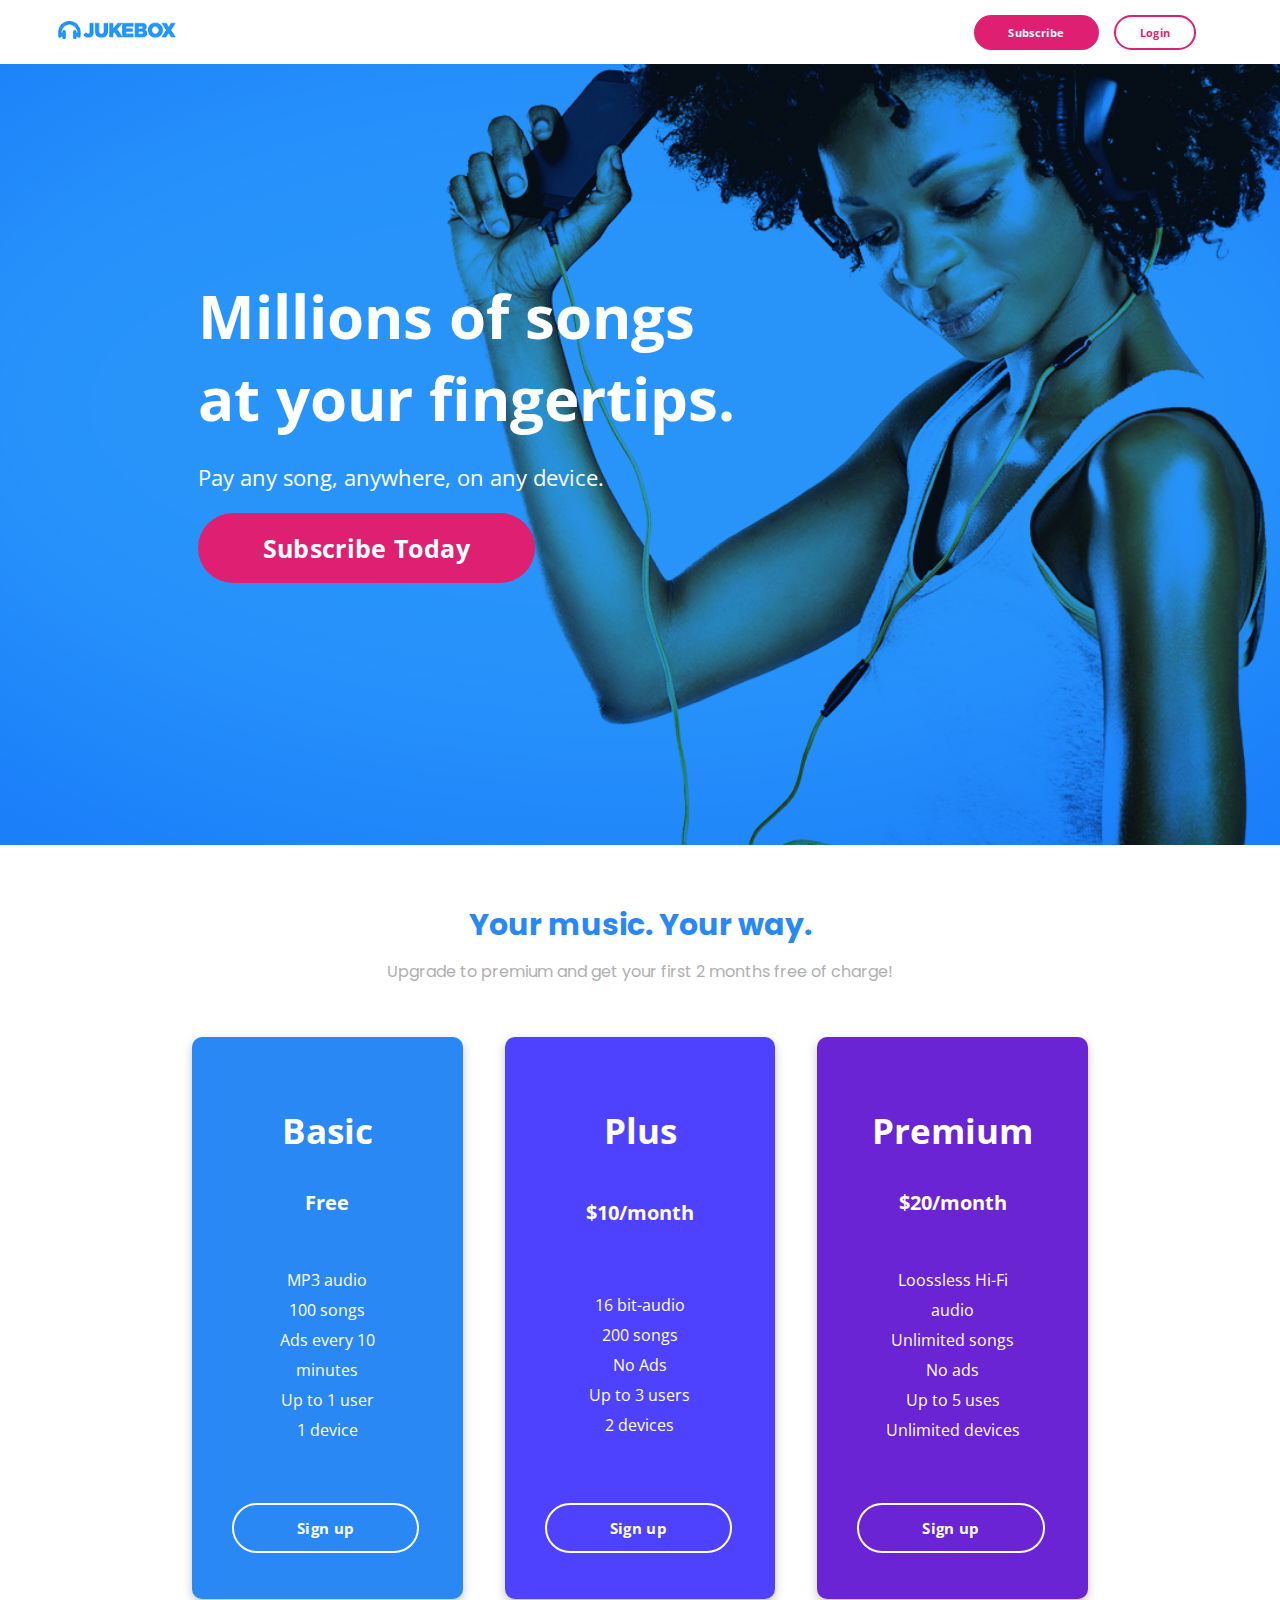
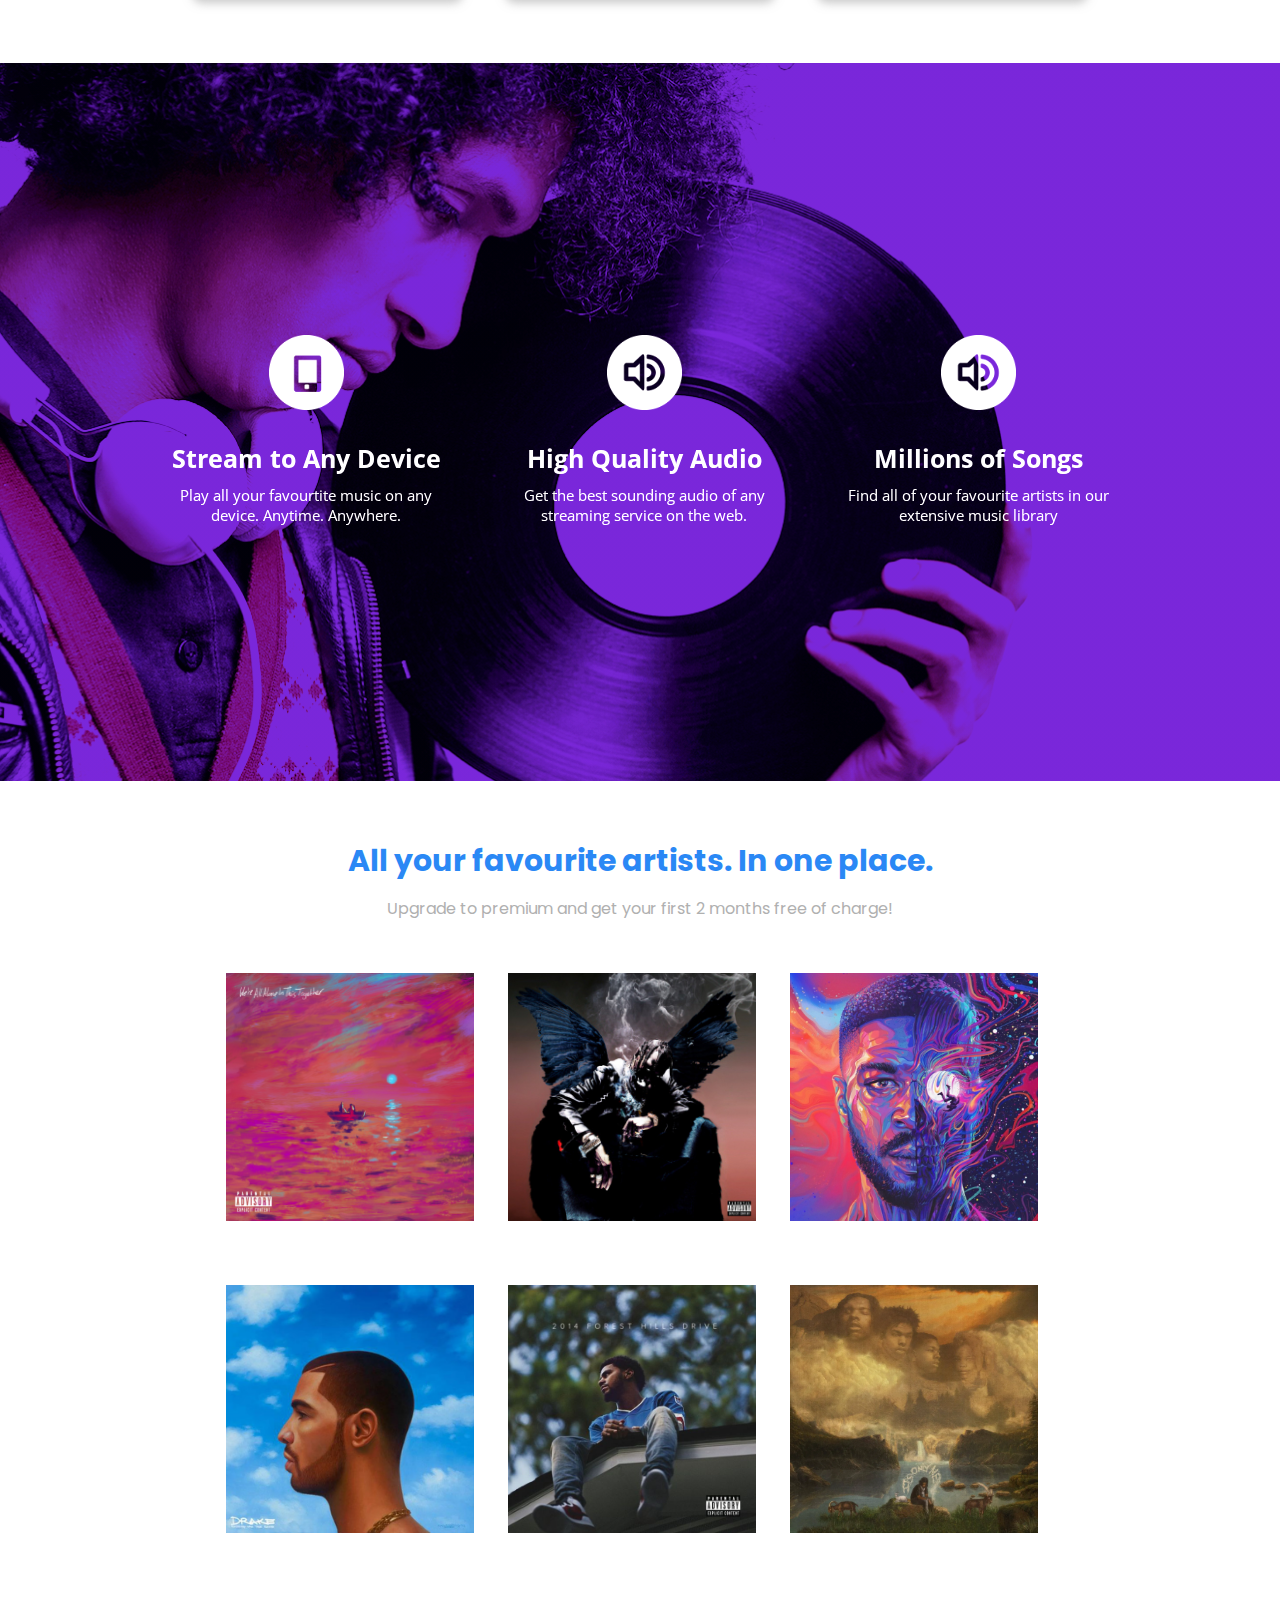
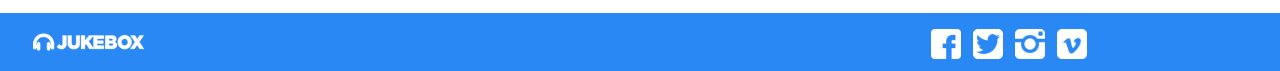
<file: index.html>
<!DOCTYPE html>
<html lang="en">
<head>
    <meta charset="UTF-8">
    <meta http-equiv="X-UA-Compatible" content="IE=edge">
    <meta name="viewport" content="width=device-width, initial-scale=1.0">
    <title>Document</title>
    <link rel="preconnect" href="https://fonts.googleapis.com">
    <link rel="preconnect" href="https://fonts.gstatic.com" crossorigin>
    <link href="https://fonts.googleapis.com/css2?family=Inter:wght@400;600;700&family=Open+Sans:ital,wght@0,400;0,600;0,700;1,600&family=Poppins:wght@400;600;700&display=swap" rel="stylesheet">
    <link rel="stylesheet" type="text/css" href="styles.css"/>
</head>
<body>
    <div class="hero_section">
        <header class="top_bar">
            <div class="header_start">
                <div>
                    <a href="login.html">
                <img src="img/jukebox-logo-blue.png" class="logo" alt="Jukebox Logo" height="18px" />
            </a>
       </div>
    </div>
            <div class="header_end">
                <ul class="header_nav">
                    <li class="btn">
                        <a href="sign_up.html" class="header_menu_item">Subscribe</a>
                    </li>
                    <li class="btn_2">
                        <a href="login.html" class="header_menu_item">Login</a>
                    </li>
                </ul>
            </div>
        </header>  
        <div class="hero_text">
            <div class="column_1">
                <h1>Millions of songs at your fingertips.</h1>
                <p>Pay any song, anywhere, on any device.</p>
                <button class="btn_3">
                    <a href="sign_up.html">Subscribe Today</a>
            </button>
            </div>
        </div>
    </div>

    <div class="content_text">
        <h2 class="title">Your music. Your way.</h2>
        <h6 class="title_2">Upgrade to premium and get your first 2 months free of charge!</h6>
    </div>

    <main class="content wrapper">
        <article class="card colour_1 has-shadow is-rounded">
        <h3 class="heading">
            Basic
        </h3>
        <h5 class="sub_heading">
            Free
        </h5>
        <ul class="card_list">
            <li>
                <a href="#">MP3 audio</a>
            </li>
            <li>
                <a href="#">100 songs</a>
            </li>
            <li>
                <a href="#">Ads every 10 minutes</a>
            </li>
            <li>
                <a href="#">Up to 1 user</a>
            </li>
            <li>
                <a href="#">1 device</a>
            </li>
            <li class="btn_card">
                <a href="sign_up.html">Sign up</a>
            </li>
        </ul>                 
    </article>

    <article class="card colour_2 has-shadow is-rounded">
        <h3 class="heading">
            Plus
        </h3>
        <h5 class="sub_heading">
            $10/month
        </h5>
        <ul class="card_list">
            <li>
                <a href="#">16 bit-audio</a>
            </li>
            <li>
                <a href="#">200 songs</a>
            </li>
            <li>
                <a href="#">No Ads</a>
            </li>
            <li>
                <a href="#">Up to 3 users</a>
            </li>
            <li>
                <a href="#">2 devices</a>
            </li>
            <li class="btn_card">
                <a href="sign_up.html">Sign up</a>
            </li>
        </ul>                 
    </article>

    <article class="card colour_3 has-shadow is-rounded">
        <h3 class="heading">
            Premium
        </h3>
        <h5 class="sub_heading">
            $20/month
        </h5>
        <ul class="card_list">
            <li>
                <a href="#">Loossless Hi-Fi audio</a>
            </li>
            <li>
                <a href="#">Unlimited songs</a>
            </li>
            <li>
                <a href="#">No ads</a>
            </li>
            <li>
                <a href="#">Up to 5 uses</a>
            </li>
            <li>
                <a href="#">Unlimited devices</a>
            </li>
            <li class="btn_card">
                <a href="sign_up.html">Sign up</a>
            </li>
        </ul> 
    </article>
    </main>
    <div class="image_holder">
<div class="image_section">

    <div class="container_1">
        <img src="img/icon-1.png" class="icon" alt="">
    <h1 class="header_image">Stream to Any Device</h1>
    <p class="sub_heading_image">Play all your favourtite music on any device. Anytime. Anywhere.</p>
  </div>

    <div class="container_2">
        <img src="img/icon-2.png" class="icon" alt="">
    <h1 class="header_image">High Quality Audio</h1>
    <p class="sub_heading_image">Get the best sounding audio of any streaming service on the web.</p>
   </div>
   <div class="container_3">
    <img src="img/icon-2.png" class="icon" alt="">
    <h1 class="header_image">Millions of Songs</h1>
    <p class="sub_heading_image"> Find all of your favourite artists in our extensive music library</p>
</div>
</div>
</div>

<div class="content_text">
    <h2 class="title">All your favourite artists. In one place.</h2>
    <h6 class="title_2">Upgrade to premium and get your first 2 months free of charge!</h6>
</div>

<section class="albums">
    <div class="album-container">
    <div class="album1">
        <img src="img/Dave.webp" alt="">
    </div>
            <div class="album2">
                <img src="img/drake123.png" alt="">
            </div>
            <div class="album3">
                <img src="img/Birds_in_the_Trap_Sing_McKnight.jpg" alt="">
                </div>
                <div class="album4">
                    <img src="img/442a1c2043cc68f915171bf32f595994.jpg" alt="">
                </div>
                <div class="album5">
                    <img src="img/hcjrqlvc6dfhpjxob9nt.webp" alt="">
                </div>
                <div class="album6">
                    <img src="img/Lil-Baby-Its-Only-Me.webp" alt="">
                </div>
            </div>
        </section>

      
        <footer class="footer">
            <header class="footer_bar">
            <div class="footer_start">
                <img src="img/jukebox-logo-white.png" class="logo" alt="" height="18px">
            </div>
            <div class="footer_end">
                <nav class="footer_section">
                    <ul>
                        <li>
                            <a href="https://www.facebook.com/">
                            <img src="img/social-fb.png" class="footer_image" alt="">
                        </a>
                        </li>
                        <li>
                            <a href="https://twitter.com/i/flow/login">
                            <img src="img/social-twitter.png" class="footer_image" alt="">
                            </a>
                        </li>
                        <li>
                            <a href="https://www.instagram.com/">
                            <img src="img/social-insta.png" class="footer_image" alt="">
                        </a>
                        </li>
                        <li>
                            <a href="https://vimeo.com/?vcid=42493&utm_medium=cpc&utm_source=google&utm_campaign=Core_Search_NA_EN_Google_Brand_Alone_NewUser&utm_term=vimeo&utm_adgroup=Vimeo+-+Exact&campaignid=18126020526&adgroupid=143249159031&device=c&gclid=CjwKCAjwge2iBhBBEiwAfXDBR9vaX8UMX5wS68i374uKsTRVb10u6aZmhXQsD7OyWCRmJD_KYXqsdxoCSpUQAvD_BwE&gclsrc=aw.ds">
                            <img src="img/social-vimeo.png" class="footer_image" alt="">
                            </a>
                        </li>
                    </ul>
                </nav>
            </div>
            </header>
        </footer>
    </body>
    </html>
</file>
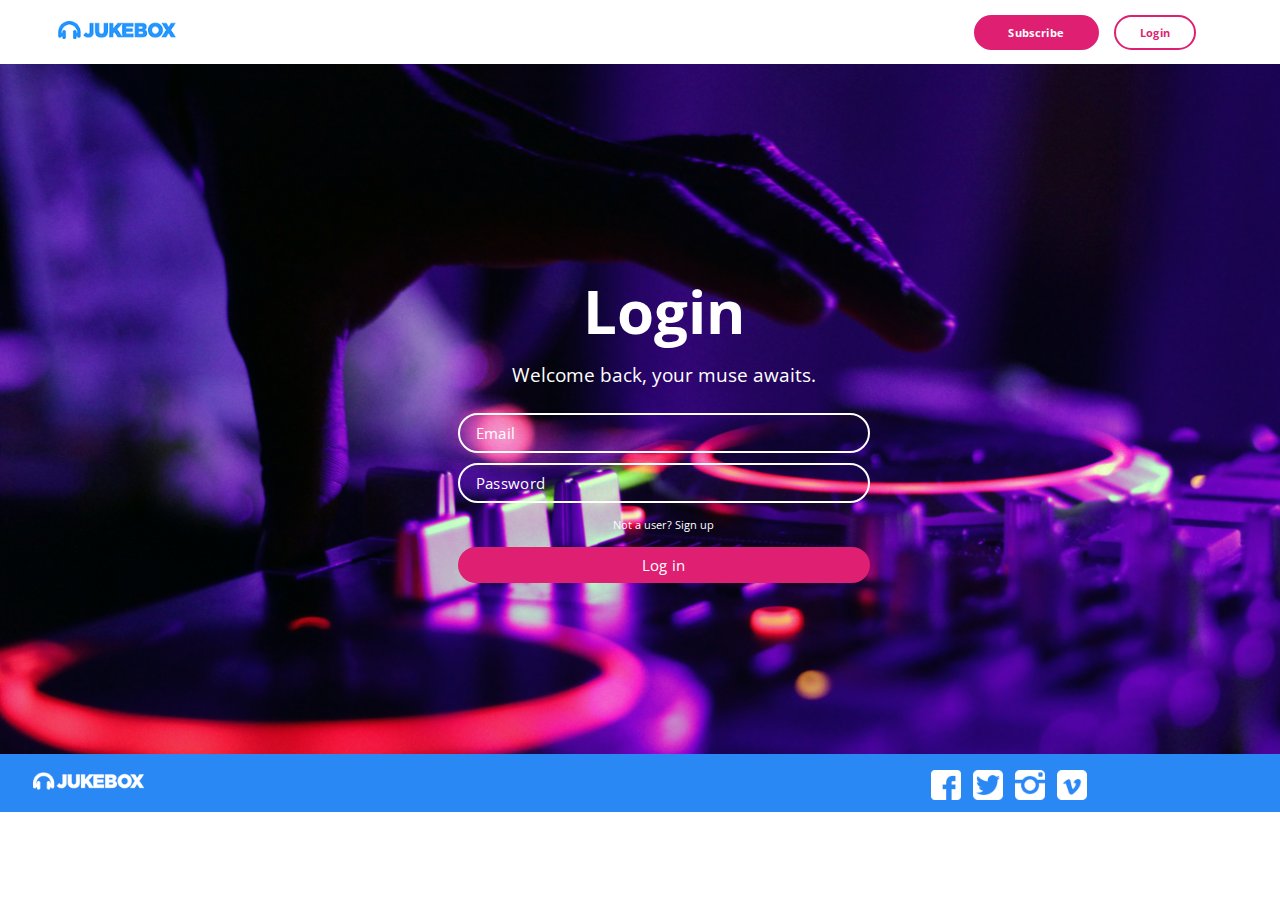
<file: login.html>
<!DOCTYPE html>
<html lang="en">
<head>
    <meta charset="UTF-8">
    <meta http-equiv="X-UA-Compatible" content="IE=edge">
    <meta name="viewport" content="width=device-width, initial-scale=1.0">
    <title>Document</title>
    <link rel="preconnect" href="https://fonts.googleapis.com">
<link rel="preconnect" href="https://fonts.gstatic.com" crossorigin>
<link href="https://fonts.googleapis.com/css2?family=Inter:wght@400;600;700&family=Open+Sans:ital,wght@0,400;0,600;0,700;1,600&family=Poppins:wght@400;600;700&display=swap" rel="stylesheet">
    
    <link rel="stylesheet" type="text/css" href="styles.css"/>
</head>
<body>
    <div class="hero_section_3">
        <header class="top_bar">
            <div class="header_start">
                <a href="index.html">
                <img src="img/jukebox-logo-blue.png" class="logo" alt="" height="18px">
            </a>
            </div>
            <div class="header_end">
                <ul class="header_nav">
                    <li class="btn">
                        <a href="sign_up.html" class="header_menu_item">Subscribe</a>
                    </li>
                    <li class="btn_2">
                        <a href="index.html" class="header_menu_item">Login</a>
                    </li>
                </ul>
            </div>
        </header>  

        <div class="hero_text">
            <div class="column_login">
                <h1 class="title_orig">Login</h1>
                <h5 class="subheader_1">Welcome back, your muse awaits.</h5>
            <button class="btn_login">
                Email
            </button>
            <button class="btn_login">
                Password
            </button>
            <h6 class="bottom_text">Not a user? Sign up</h6>
            <button class="btn_4">
                Log in
            </button>
            </div>
        </div>
    </div>

    <footer class="footer">
        <header class="footer_bar">
        <div class="footer_start">
           <a href="index.html">
            <img src="img/jukebox-logo-white.png" class="logo" alt="" height="18px">
        </a>
        </div>
        <div class="footer_end">
            <nav class="footer_section">
                <ul>
                    <li>
                        <a href="https://www.facebook.com/">
                        <img src="img/social-fb.png" class="footer_image" alt="">
                    </a>
                    </li>
                    <li>
                        <a href="https://twitter.com/i/flow/login">
                        <img src="img/social-twitter.png" class="footer_image" alt="">
                        </a>
                    </li>
                    <li>
                        <a href="https://www.instagram.com/">
                        <img src="img/social-insta.png" class="footer_image" alt="">
                    </a>
                    </li>
                    <li>
                        <a href="https://vimeo.com/?vcid=42493&utm_medium=cpc&utm_source=google&utm_campaign=Core_Search_NA_EN_Google_Brand_Alone_NewUser&utm_term=vimeo&utm_adgroup=Vimeo+-+Exact&campaignid=18126020526&adgroupid=143249159031&device=c&gclid=CjwKCAjwge2iBhBBEiwAfXDBR9vaX8UMX5wS68i374uKsTRVb10u6aZmhXQsD7OyWCRmJD_KYXqsdxoCSpUQAvD_BwE&gclsrc=aw.ds">
                        <img src="img/social-vimeo.png" class="footer_image" alt="">
                        </a>
                    </li>
                </ul>
            </nav>
        </div>
        </header>
    </footer>



    </body>
</html>
</file>
<file: styles.css>
/*navbar*/

body {
    margin: 0px;
    padding: 0px;
    font-family: 'Montserrat', sans-serif;
}

a {
    text-decoration: none;
    color: inherit;
}

.top_bar {
    background-color: white;
    display: grid;
    grid-template-columns: repeat(12, 1fr);
    grid-template-rows: repeat(1, 4rem);
}

ul {
    padding: 0;
    list-style-type: none;
    width: calc(70%);
    display: flex;
    justify-content: center;
    justify-content: space-evenly;
}

li a {
    display: block;
    text-align: center;
}

.btn {
    background-color: #DE1F72;
    padding: 0.5rem 2rem;
    border: 2px solid transparent;
    border-radius: 100px;
    transition: border-color 300ms ease;
    font-weight: bold;
    letter-spacing: 0.35px;
    color: white;
    font-size: 9px;
    font-family: 'Open Sans', sans-serif;
}

.btn:hover {
    text-decoration: none;
    background-color:  #d01d6b;
}

.btn_2 {
    background-color:white;
    padding: 0.5rem 1.5rem;
    border: 2px solid #DE1F72;
    border-radius: 100px;
    transition: border-color 300ms ease;
    font-weight: bold;
    letter-spacing: 0.35px;
    color: #DE1F72;
    font-size: 9px;
    font-family: 'Open Sans', sans-serif;
    

}

.btn_2:hover {
    text-decoration: none;
    border-color:   #d01d6b;
    background-color: rgb(244, 241, 241);
}

.btn .btn_2 {
    text-align: center;
}

.btn .btn_2:hover {
    background-color: #35342f;
    border-color: black;
}

.btn .btn_2 {
    text-decoration: none;
}

.btn .btn_2 a {
    font-size: 10.8px;
    padding-left: 0.01px;
    padding-right: 0.01px;
    font-weight: normal;
}

.header_section {
    width: calc(0%);
    display: flex;
}

.top_bar > * {
    display: flex;
    align-items: center;
    justify-content: center;
}
.header_start {
    grid-column: 1 / span 2;
}

.header_end {
    grid-column: 10 / span 3;
}

/*mobile*/
@media (max-width: 480px) {
    .top_bar {
        grid-template-columns: repeat(1, 1fr);
        grid-template-rows: repeat(1, 1rem);
    }
    .header_start {
        margin-left: 90px;
    }

    .header_end {
        margin-right: 140px;
    }

    .btn {
        margin: 5px;
    }

    .btn_2{
        margin: 5px;
    }
}

/*desktop*/
@media (min-width:960px) {
    .top_bar {
        grid-template-columns: repeat(12, 1fr);
        grid-template-rows: repeat(1, 3rem);
    }

    .header_start {
       margin-left: 20px;
    }

    .header_end {  
        width: calc(30%);
        margin-right: 280px; 
    }
 
    .btn {
        margin-right: 15px; 
     } 
    
    }


.header_menu_item {
    font-size: larger;
}

/*hero section*/
.hero_text {
    display:flex;
    flex-direction: column;
    box-sizing: border-box;
    justify-content: center;
    color: white;
   
    
}

.column_1 h1 {
    display:flex;
    font-family: 'Open Sans', sans-serif;
    font-size: 60px;
    font-weight: bold;
    margin-bottom: 10px;
}

.column_1 p {
    display:flex;
    font-family: 'Open Sans', sans-serif;
    font-size: 22.4px;
    font-weight: normal;
    margin-bottom: 20px;
    
}

.hero_section {
    background-image : linear-gradient(rgba(52, 132, 224, 0.1), rgba(52, 132, 224, 0.1)), url(img/hero-photo.png);
    width :100vw;
    height: calc(.66 * 100vw);
    background-size : cover;
    background-position : center;
    display : flex;
    flex-direction: column; 
}

.btn_3 {
    width: calc(60%);
    background-color: #DE1F72;
    padding: 1rem 0.5rem;
    border: 2px solid transparent;
    border-radius: 100px;
    transition: border-color 300ms ease;
    font-weight: bold;
    letter-spacing: 0.35px;
    color: white;
    font-size: 25px;
    font-family: 'Open Sans', sans-serif;
}


.btn_3:hover {
    text-decoration: none;
    background-color:  #d01d6b;
}

.hero_text{
    display: grid;
    grid-template-columns: repeat(5, 1fr);
    gap: 10px;
    grid-auto-rows: 350px;
    grid-template-areas:
      ".b a."
      ".b a."

}
.column_1 {
    grid-area: b;
    align-self: center;
    justify-self: center;
    width: calc(180%);
}

/*mobile*/
@media (max-width: 480px) {
    .hero_text {
        grid-template-columns: repeat(3, 1fr);
        grid-template-rows: repeat(1, 1rem);
    }
    .column_1 {
        grid-column: 5 / span 1 ;
        grid-row: 2; 
        margin-bottom: 160px;
    }

    .column_1 h1 {
        font-size: 40px;
        width: calc(60%);
        margin-left: 150px;
    }

    .column_1 p{
        font-size: 15px;
        margin-left: 150px;
    }

  

    .btn_3 {
        padding: 1rem 1rem;
        font-size: 20px;
        width: calc(30%);
        margin-left: 150px;
    }
}

/*3 div cards section*/
.content_text {
    display: flex;
    flex-direction: column;
    text-align: center;
    margin-top: 2rem;
}

.title .title_2 {
    display: flex;
    position: relative;
    align-content: center;
    justify-content: center;
    text-align: center;
}


.content_text .title {
    color: #2a88f5;
    font-size: 30px;
    font-weight: bold;
    font-family: 'Poppins', sans-serif;
}

.content_text .title_2 {
    color: rgb(176, 176, 176);
    font-size: 16px;
    font-weight: normal;
    font-family: 'Poppins', sans-serif;
}

.content_text {
    display: grid;
    grid-template-columns: repeat(1, 1fr);
    gap: 10px;
    grid-auto-rows: 35px;
}


.wrapper {
    margin: 0 auto;
    overflow: auto;
    max-width: 70rem;
    padding: 0 2rem;
}

.content {
    display: flex;
    flex-wrap: wrap;
    justify-content: space-between;
    min-height: 15rem;
}

.content .card {
    width: calc(32% - 4rem);
}
 
.has-shadow {
    box-shadow: 0 4px 10px 0 rgba(145,145,145,0.50);
}
.card {
    position: relative;
    margin-bottom: 4rem;
    margin-top: 5rem;
    background-color: pink;
    border-radius: 10px;
    padding: 1.5rem;

}


.card .heading {
    margin-top: 1rem;
}

.card .btn_card {
    position: absolute;
    bottom: 1rem;
    margin-bottom: 30px;  
    right: 16%;
    align-self: center;
    justify-self: center;
    
}

.card .card_list{
    display: flex;
    flex-wrap: wrap;
    list-style: none;
    display: inline-block;
    margin-bottom: 130px;
    padding: 0;
    line-height: 30px;
    color: white;
    font-family: 'Open Sans', sans-serif; 
   
}

.card {
    display: grid;
    grid-template-columns: repeat(1, 1fr);
}

.card_list {
    align-self: center;
    justify-self: center;
  }

.card .heading {
    display: flex;
    flex-wrap: wrap;
    padding-top: 30px;
    text-align: center;
    justify-content: center;
    color: white;
    font-size: 35px;
    font-family: 'Open Sans', sans-serif;
   
}

.card .sub_heading {
    display: flex;
    flex-wrap: wrap;
    margin-top: 0;
    text-align: center;
    justify-content: center;
    color: white;
    font-size: 20px;
    font-family: 'Open Sans', sans-serif;
}


.card .btn_card {
    width: calc(50%);
    background-color:transparent;
    padding: 0.5rem 1.5rem;
    border: 2px solid white;
    border-radius: 100px;
    transition: border-color 300ms ease;
    font-weight: bold;
    letter-spacing: 0.35px;
    color: white;
    font-size: 15px;
    text-align: center;
    
}

.btn_card:hover {
    text-decoration: none;
    border-color: rgb(219, 219, 219) ;
}

.colour_1  {
    background-color: #2a88f5;
}

.colour_2 {
    background-color:#4f42ff;
}

.colour_3 {
    background-color:#6a24d4;
}

/*mobile*/
@media (max-width: 480px) {
    .content_text{
        grid-template-columns: repeat(1, 1fr);
        grid-template-rows: repeat(1, 1rem);   
    }

    .content_text .title_2 {
        margin-top: 50px;   
    }
    
    }
    
    @media (max-width:480px) {
        .wrapper {
            display: block;
            width: calc(200%);
            margin-left: 65px;
            margin-right: 76px;
                
             }
    }

    /*desktop*/
    @media (min-width:960px) {
        .wrapper {
            width: calc(70%);
        }

    }
    
    .image_section {
    position: relative;
    margin-bottom: 5rem;
    margin-top: 5rem; 
}

/*about section*/
.image_section .container_1 {
    position: relative;
    margin-bottom: 1rem;
    margin-top: 0.5rem;
}

.image_section .container_2 {
    position: relative;
    margin-bottom: 1rem;
    margin-top: 0.5rem; 
}

.image_section .container_3 {
    position: relative;
    margin-bottom: 1rem;
    margin-top: 0.5rem;
    
}

.image_section {
    position: relative;
    display: flex;
    flex-wrap: wrap;
    display: inline-block;
    justify-content: space-evenly;
    margin-left: 141px;
    margin-right: 141px;
    margin-top: 16.5rem;
    align-self: center;
    justify-self: center;
    text-align: center;
    line-height: 20px;
    color: white;
}

.icon {
    margin-bottom: 1rem;
    width: 75px;
    height: 75px;
}

.image_holder {
    background-image : linear-gradient(rgba(121, 71, 196, 0.1), rgba(121, 71, 195, 0.1)), url(img/about-photo.png);
    width :100vw;
    height: calc(.66 * 85vw);
    background-size : cover;
    background-position : center;
    display : flex;
    flex-direction: column;
    filter: contrast(110%); 
}


.image_section .sub_heading_image {
    
  margin-left: 30px;
  margin-right: 30px;
  font-family: 'Open Sans', sans-serif;

}

.sub_heading_image {
    font-family: 'Open Sans', sans-serif;

}
.header_image {
    font-family: 'Open Sans', sans-serif;

}


.image_section  {
    display: grid;
    justify-content: center;
    align-content: center;
    gap: 10px;
    grid-auto-flow: column
}

@media (max-width:480px) {
    
    .header_image{
        font-size: 10px;
        margin-left: 50px;
        margin-right: 50px;
    }
    .sub_heading_image {
        font-size: 10px;
        
    }
    .image_section{
        display: inline-block;
        margin-top: 80px;
        line-height:15px;
        margin-right: 0;
        margin-left: 0;
        
      
    }
    .icon {
        margin-bottom: 1rem;
        height: 60px;
        width: 60px;

    }
    .image_holder {
        height: calc(110vw);
     
    }

    }

/*desktop*/
    @media (min-width:960px) {

         .header_image{
        font-size: 25px;
       
    }
    .sub_heading_image {
        font-size: 15px;
        
    }
    }



    .album-container {
        display: flex;
        justify-content: space-evenly;
        margin-left: 210px;
        margin-right: 210px;
        margin-top: 5rem;
        margin-bottom: 5rem;
      }
      
      .albums {
        width: calc(100% - 1rem);  
      }

/*album section*/
.album-container {
    display: grid;
    column-gap: 0.05em;
    row-gap: 4em;
    grid-template-columns: 1fr 1fr 1fr;
    grid-template-rows: 1fr 1fr;
    grid-auto-flow: column;
    align-items: center;
    justify-items: center;
  }
   
 

.album1{
        order: 1;
        display: flex;
        height: 248px;
        width: 248x; 

    }
    
    .album2 {
        order: 2;
        display: flex;
        height: 248px;
        width: 248x; 

    }
    .album3 {
        order: 3;
        display: flex;
        height: 248px;
        width: 248x; 
    }
    .album4 {
        order: 4;
        display: flex;
        height: 248px;
        width: 248x; 

    }
 .album5{
    order: 5;
    display: flex;
    height: 248px;
    width: 248x; 

 }

 .album6{
    order: 6;
    display: flex;
    height: 248px;
    width: 248x; 

 }



@media (max-width:480px) {
        
        
    .album-container {
        display: block;
        display: grid;
        grid-template-columns: 250px;
        grid-template-rows: repeat(6, 1fr);
     }

     .content_text .title {
        font-size: 23px;
     }
     
     .content_text .title_2 {
        font-size: 13px;
        margin-top: 40px;
     }

     .album-container {
        margin-left: 240px;
        margin-right:240px;
     }


     .album1{
        order: 1;
    }
    
    .album2 {
        order: 2;  
    }

    .album3 {
        order: 3;  
    }

    .album4 {
        order: 4;
    }
    
    .album5 {
    order: 5;
}
.album6{
    order: 6;
}
}

     @media (min-width:960px) {
        .album1{
            order: 1;
        }
        
        .album2 {
            order: 2;  
        }
    
        .album3 {
            order: 3;  
        }
    
        .album4 {
            order: 4;
        }
        
        .album5 {
        order: 5;
    }
    .album6{
        order: 6;
    }
    }
     


/*footer*/

.footer_image {
    height:30px;
    width: 30px;
}
.footer_bar {
    background-color: #2a88f5;
    display: grid;
}

.footer_section ul {
    margin-bottom: 0.5rem;
    margin-top: 1rem;
    padding: 0;
    list-style-type: none;
    width: calc(130%);
    display: flex;
    flex-wrap: wrap;
    justify-content: center;
    justify-content: space-between;
}

.footer_section li a {
    display: block;
    text-align: center;
}

.footer_image:hover {
background-color: #2371cb ;
border-color: 2px solid white;

}

.footer-section {
    display: flex;
    flex-wrap: wrap;
}

.footer_bar > * {
    display: flex;
    flex-wrap: wrap;
    align-items: center;
    justify-content: center;
}

.footer_start {
    grid-column: 1 / span 1;
}

.footer_end {
    grid-column: 10 / span 2;
}

@media (max-width: 480px) {
    .footer_bar {
        grid-template-columns: repeat(3, 1fr);
        grid-template-rows: repeat(1, 4rem);
    }
    .footer_start {
        grid-column: 1 / span 1 ;
        grid-row: 1; 
    }

    .footer_end {
        grid-column: 2 / span 3 ;
        grid-row: 1;
    }
    }
    /*desktop*/
    @media (min-width:960px) {
        .footer_end {
            grid-column: 10 / span 7;

        }
    }

/* sign_up page */

body {
    margin: 0px;
    padding: 0px;
    font-family: 'Montserrat', sans-serif;
}

a {
    text-decoration: none;
    color: inherit;
}

.top_bar {
    background-color: white;
    display: grid;
    grid-template-columns: repeat(12, 1fr);
    grid-template-rows: repeat(1, 4rem);
}

ul {
    padding: 0;
    list-style-type: none;
    width: calc(70%);
    display: flex;
    justify-content: center;
    justify-content: space-evenly;
}

li a {
    display: block;
    text-align: center;
}

.btn {
    background-color: #DE1F72;
    padding: 0.5rem 2rem;
    border: 2px solid transparent;
    border-radius: 100px;
    transition: border-color 300ms ease;
    font-weight: bold;
    letter-spacing: 0.35px;
    color: white;
    font-size: 9px;
}

.btn:hover {
    text-decoration: none;
    background-color:  #d01d6b;
}

.btn_2 {
    background-color:white;
    padding: 0.5rem 1.5rem;
    border: 2px solid #DE1F72;
    border-radius: 100px;
    transition: border-color 300ms ease;
    font-weight: bold;
    letter-spacing: 0.35px;
    color: #DE1F72;
    font-size: 9px;
    

}

.btn_2:hover {
    text-decoration: none;
    border-color:   #d01d6b;
    background-color: rgb(244, 241, 241);
}

.btn .btn_2 {
    text-align: center;
}

.btn .btn_2:hover {
    background-color: #35342f;
    border-color: black;
}

.btn .btn_2 {
    text-decoration: none;
}

.btn .btn_2 a {
    font-size: 10.8px;
    padding-left: 0.01px;
    padding-right: 0.01px;
    font-weight: normal;
}

.header_section_2 {
    width: calc(33%);
    display: flex;
}

.top_bar > * {
    display: flex;
    align-items: center;
    justify-content: center;
}
.header_start {
    grid-column: 1 / span 2;
}

.header_end {
    grid-column: 10 / span 3;
}

@media (max-width: 480px) {
    .top_bar {
        grid-template-columns: repeat(12, 1fr);
        grid-template-rows: repeat(1, 3rem);
    }
    .header_start {
        grid-column: 1 / span 5 ;
        grid-row: 1; 
    }
    .header_end {
        grid-column: 5 / span 9 ;
        grid-row: 1;
    }

}

.hero_section_2 {
    background-image : url(img/masterpiece2001.png);
    background-repeat: no-repeat;
    background-position: center;
    background-size: cover;
    width: 100%;
    height: 100%; 
}



  .header_menu_item {
    font-size: larger;
}

.hero_text_1 {
    display:flex;
    flex-direction: column;
    box-sizing: border-box;
    justify-content: center;
    color: white;
    margin-right: 60px;   
}

.title_orig {
   
    width: 60%;
    display: flex;
    justify-content: center;
    text-align: center;  
}

.column_2 .title_orig {
    font-family: 'Open Sans', sans-serif;
  
}

.column_2 .subheader_1 {
    font-family: 'Open Sans', sans-serif;
    font-weight: normal;
}

.column_2 .btn_signup {
    font-family: 'Open Sans', sans-serif;
   
}

.bottom_text {
    font-family: 'Open Sans', sans-serif; 
}



.subheader_1 {
    width: 60%;
    display: flex;
    justify-content: center;
    text-align: center;
    margin-top: 5px;
    font-family: 'Open Sans', sans-serif;
}



.bottom_text {
    width: 60%;
    display: flex;
    justify-content: center;
    text-align: center;
    margin-bottom: 10px;
    margin-top: 10px;
    font-weight: normal;
    font-family: 'Open Sans', sans-serif;
}

.column_2 h1 {
    display:flex;
    text-align: center;
    font-size: 60px;
    font-weight: bold;
    margin-bottom: 10px;
}

.column_2 h5 {
    display:flex;
    text-align: center;
    font-size: 19px;
    font-weight: normal;
    margin-bottom: 20px; 
}

.btn_signup {
    width: calc(60%);
    border: solid 2px white;
   border-radius: 20px;
    background-color: transparent;
    padding: 0.5rem 1rem;
    transition: border-color 300ms ease;
    font-weight: bold;
    letter-spacing: 0.35px;
   color: white;
    font-size: 15px;
    text-align: left;
    font-weight: normal;
    margin-top: 5px;
    margin-bottom: 5px;
    font-family: 'Open Sans', sans-serif;
}


.btn_signup:hover {
    text-decoration: none;
    border-color: lightgray;
    color:  lightgray;
}

.btn_4 {
    width: calc(60%);
    border: none;
   border-radius: 20px;
    background-color:  #DE1F72;
    padding: 0.5rem 1rem;
    transition: border-color 300ms ease;
    font-weight: bold;
    letter-spacing: 0.35px;
   color: white;
    font-size: 15px;
    text-align: center;
    font-weight: normal;
    margin-top: 5px;
    margin-bottom: 5px;
    font-family: 'Open Sans', sans-serif;
}


.btn_4:hover {
    text-decoration: none;
    background-color:  #ce1d6a;
}

.hero_text_1{
    display: grid;
    grid-template-columns: repeat(3, 1fr);
    gap: 10px;
    grid-auto-rows: 340px;
    grid-template-areas:
      ".b a."
      ".b a."
}

.column_2 {
    grid-area: a;
    align-self: center;
    justify-self: center;
    width: calc(140%);   
}

@media (max-width:480px) {
   .hero_section_2 {
    background-image : url(img/signupimage_.png);
    background-repeat: no-repeat;
    background-position: center;
    background-size: cover;
    width: 100%;
    height: 100%; 
}

.column_2 .title_orig {
    color: #DE1F72;
    font-family: 'Open Sans', sans-serif;
}

.column_2 .subheader_1 {
   
    color: #DE1F72;
    font-weight: bold;
    font-family: 'Open Sans', sans-serif;
}

.hero_text_1 {
    width: calc(110%);
}

.hero_text_1 .column_2 {
    margin-bottom: 120px;
    margin-left: 115px;
    margin-right: 115px;
}
}


/*login page*/

body {
    margin: 0px;
    padding: 0px;
    font-family: 'Montserrat', sans-serif;
}

a {
    text-decoration: none;
    color: inherit;
}

.top_bar {
    background-color: white;
    display: grid;
    grid-template-columns: repeat(12, 1fr);
    grid-template-rows: repeat(1, 4rem);
}

ul {
    padding: 0;
    list-style-type: none;
    width: calc(70%);
    display: flex;
    justify-content: center;
    justify-content: space-evenly;
}

li a {
    display: block;
    text-align: center;
}

.btn {
    background-color: #DE1F72;
    padding: 0.5rem 2rem;
    border: 2px solid transparent;
    border-radius: 100px;
    transition: border-color 300ms ease;
    font-weight: bold;
    letter-spacing: 0.35px;
    color: white;
    font-size: 9px;
}

.btn:hover {
    text-decoration: none;
    background-color:  #d01d6b;
}

.btn_2 {
    background-color:white;
    padding: 0.5rem 1.5rem;
    border: 2px solid #DE1F72;
    border-radius: 100px;
    transition: border-color 300ms ease;
    font-weight: bold;
    letter-spacing: 0.35px;
    color: #DE1F72;
    font-size: 9px;
}

.btn_2:hover {
    text-decoration: none;
    border-color:   #d01d6b;
    background-color: rgb(244, 241, 241);
}

.btn .btn_2 {
    text-align: center;
}

.btn .btn_2:hover {
    background-color: #35342f;
    border-color: black;
}

.btn .btn_2 {
    text-decoration: none;
}

.btn .btn_2 a {
    font-size: 10.8px;
    padding-left: 0.01px;
    padding-right: 0.01px;
    font-weight: normal;
}

.header_section_3 {
    width: calc(33%);
    display: flex;
}

.top_bar > * {
    display: flex;
    align-items: center;
    justify-content: center;
}
.header_start {
    grid-column: 1 / span 2;
}

.header_end {
    grid-column: 10 / span 3;
}

.hero_section_3 {
    background-image : url(img/marcela-laskoski-YrtFlrLo2DQ-unsplash\ copy.jpg);
    background-repeat: no-repeat;
    background-position: center;
    background-size: cover;
    width: 100%;
    height: 100%; 
}


  .header_menu_item {
    font-size: larger;
}

.hero_text {
    display:flex;
    flex-direction: column;
    box-sizing: border-box;
    justify-content: center;
    color: white;  
}

.title_orig {
    width: 60%;
    display: flex;
    justify-content: center;
    text-align: center;  
}

.column_login .title_orig {
    font-family: 'Open Sans', sans-serif;
}

.subheader_1 {
    width: 60%;
    display: flex;
    justify-content: center;
    text-align: center;
    margin-top: 5px;
    font-family: 'Open Sans', sans-serif;
}


.bottom_text {
    width: 60%;
    display: flex;
    justify-content: center;
    text-align: center;
    margin-bottom: 10px;
    margin-top: 10px;
    font-weight: normal;
    font-family: 'Open Sans', sans-serif;
}

.column_login h1 {
    display:flex;
    text-align: center;
    font-size: 60px;
    font-weight: bold;
    margin-bottom: 10px;
    font-family: 'Open Sans', sans-serif;
}

.column_login h5 {
    display:flex;
    text-align: center;
    font-size: 19px;
    font-weight: normal;
    margin-bottom: 20px;
    font-family: 'Open Sans', sans-serif;   
}

.btn_login {
    width: calc(60%);
    border: solid 2px white;
   border-radius: 20px;
    background-color: transparent;
    padding: 0.5rem 1rem;
    transition: border-color 300ms ease;
    font-weight: bold;
    letter-spacing: 0.35px;
   color: white;
    font-size: 15px;
    text-align: left;
    font-weight: normal;
    margin-top: 5px;
    margin-bottom: 5px;
    font-family: 'Open Sans', sans-serif;
}


.btn_login:hover {
    text-decoration: none;
  border-color: lightgray;
    color:  lightgray;
}
.btn_4 {
    width: calc(60%);
    border: none;
   border-radius: 20px;
    background-color:  #DE1F72;
    padding: 0.5rem 1rem;
    transition: border-color 300ms ease;
    font-weight: bold;
    letter-spacing: 0.35px;
   color: white;
    font-size: 15px;
    text-align: center;
    font-weight: normal;
    margin-top: 5px;
    margin-bottom: 5px;
    font-family: 'Open Sans', sans-serif;
}


.btn_4:hover {
    text-decoration: none;
    background-color:  #c41c65;
}

.hero_text{
    display: grid;
    grid-template-columns: repeat(4, 1fr);
    gap: 10px;
    grid-auto-rows: 340px;
    grid-template-areas:
      ".b a."
      ".b a."

}
.column_login {
    grid-area: a;
    align-self: center;
    justify-self: center;
    width: calc(220%);
}

@media (max-width:480px) {
    .hero_section_3 {
        width :100vw;
    height: calc(.66 * 200vw);
       
    }

.column_login {
   grid-column: 7 / span 1;
   width: calc(160%);
    margin-top: 150px;
}

}
</file>
